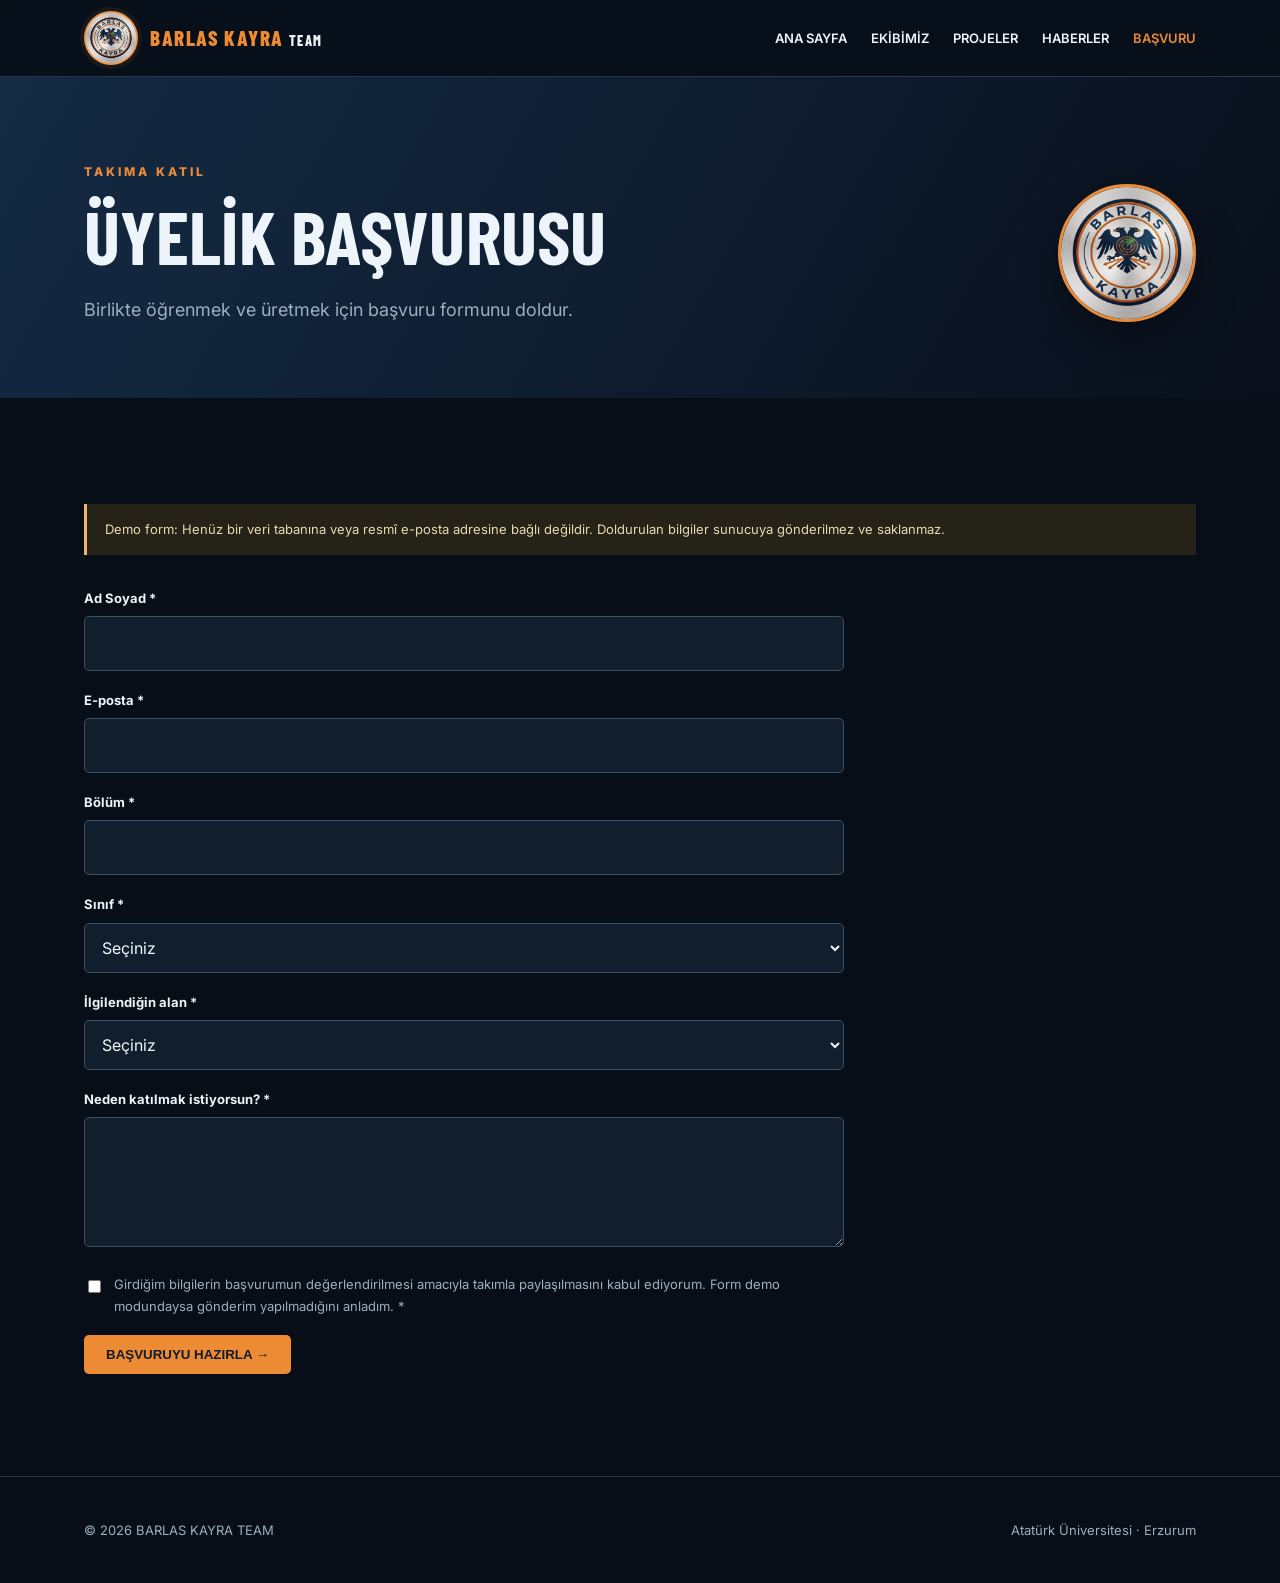
<file: basvuru.html>
<!DOCTYPE html>
<!-- Barlas Kayra Team | Üyelik Başvurusu -->
<html lang="tr">
  <head>
    <meta charset="utf-8"/>
    <meta content="width=device-width,initial-scale=1" name="viewport"/>
    <title>
      Takıma Başvur | Barlas Kayra Team
    </title>
    <link href="assets/favicon.png" rel="icon" type="image/png"/>
    <meta content="#080e18" name="theme-color"/>
    <meta content="Barlas Kayra Team üyelik başvuru formu." name="description"/>
    <link href="assets/favicon.png" rel="apple-touch-icon"/>
    <link href="https://fonts.googleapis.com" rel="preconnect"/>
    <link crossorigin="" href="https://fonts.gstatic.com" rel="preconnect"/>
    <link href="https://fonts.googleapis.com/css2?family=Barlow+Condensed:wght@500;600;700;800&amp;family=Inter:wght@400;500;600;700&amp;display=swap" rel="stylesheet"/>
    <link href="style.css" rel="stylesheet"/>
  </head>
  <body>
    <a class="skip-link" href="#main">İçeriğe geç</a>
    <header>
      <nav class="wrap">
        <a class="brand" href="index.html">
          <img alt="Barlas Kayra Team logosu" class="brand-logo" height="52" src="assets/barlas-kayra-logo.webp" width="52"/>
          <span class="brand-text">
            BARLAS
            <span>
              KAYRA
            </span>
            <small>
              TEAM
            </small>
          </span>
        </a>
        <button aria-controls="nav-links" aria-expanded="false" aria-label="Menüyü aç" class="menu" type="button">
          ☰
        </button>
        <div class="navlinks" id="nav-links">
          <a href="index.html">
            ANA SAYFA
          </a>
          <a href="ekip.html">
            EKİBİMİZ
          </a>
          <a href="projeler.html">
            PROJELER
          </a>
          <a href="haberler.html">
            HABERLER
          </a>
          <a aria-current="page" class="active" href="basvuru.html">
            BAŞVURU
          </a>
        </div>
      </nav>
    </header>
    <main id="main">
      <section class="page-hero">
        <div class="wrap page-hero-inner">
          <div class="page-copy">
            <div class="eyebrow">
              TAKIMA KATIL
            </div>
            <h1>
              ÜYELİK BAŞVURUSU
            </h1>
            <p class="lead">
              Birlikte öğrenmek ve üretmek için başvuru formunu doldur.
            </p>
          </div>
          <img alt="Barlas Kayra Team amblemi" class="page-logo" height="160" src="assets/barlas-kayra-logo.webp" width="160"/>
        </div>
      </section>
      <section class="section">
        <div class="wrap">
          <div class="notice">
            Demo form: Henüz bir veri tabanına veya resmî e-posta adresine bağlı değildir. Doldurulan bilgiler sunucuya gönderilmez ve saklanmaz.
          </div>
          <form class="form" id="apply-form" style="margin-top:32px">
            <div class="field">
              <label for="name">
                Ad Soyad *
              </label>
              <input autocomplete="name" id="name" maxlength="100" name="name" required=""/>
            </div>
            <div class="field">
              <label for="email">
                E-posta *
              </label>
              <input autocomplete="email" id="email" name="email" required="" type="email"/>
            </div>
            <div class="field">
              <label for="department">
                Bölüm *
              </label>
              <input id="department" maxlength="100" name="department" required=""/>
            </div>
            <div class="field">
              <label for="grade">
                Sınıf *
              </label>
              <select id="grade" name="grade" required="">
                <option value="">
                  Seçiniz
                </option>
                <option>
                  Hazırlık
                </option>
                <option>
                  1. sınıf
                </option>
                <option>
                  2. sınıf
                </option>
                <option>
                  3. sınıf
                </option>
                <option>
                  4. sınıf
                </option>
                <option>
                  Lisansüstü
                </option>
              </select>
            </div>
            <div class="field">
              <label for="area">
                İlgilendiğin alan *
              </label>
              <select id="area" name="area" required="">
                <option value="">
                  Seçiniz
                </option>
                <option>
                  Yazılım ve yapay zekâ
                </option>
                <option>
                  Görüntü işleme
                </option>
                <option>
                  Elektronik ve gömülü sistemler
                </option>
                <option>
                  Mekanik tasarım
                </option>
                <option>
                  Organizasyon ve iletişim
                </option>
              </select>
            </div>
            <div class="field">
              <label for="why">
                Neden katılmak istiyorsun? *
              </label>
              <textarea id="why" maxlength="2000" name="motivation" required=""></textarea>
            </div>
            <div class="check">
              <input id="privacy" name="onay" required="" type="checkbox"/>
              <label for="privacy">
                Girdiğim bilgilerin başvurumun değerlendirilmesi amacıyla takımla paylaşılmasını kabul ediyorum. Form demo modundaysa gönderim yapılmadığını anladım. *
              </label>
            </div>
            <button class="btn" type="submit">
              BAŞVURUYU HAZIRLA →
            </button>
            <p aria-live="polite" id="form-result" role="status">
            </p>
          </form>
        </div>
      </section>
    </main>
   <footer>

    <div class="wrap">

      <p>
        © <span id="year"></span>
        BARLAS KAYRA TEAM
      </p>

      <p>
        Atatürk Üniversitesi · Erzurum
      </p>

    </div>

  </footer>
     <script src="common.js?v=menu-fix-2" defer></script>
     <script type="module" src="basvuru.js"></script>
  </body>
</html>
</file>
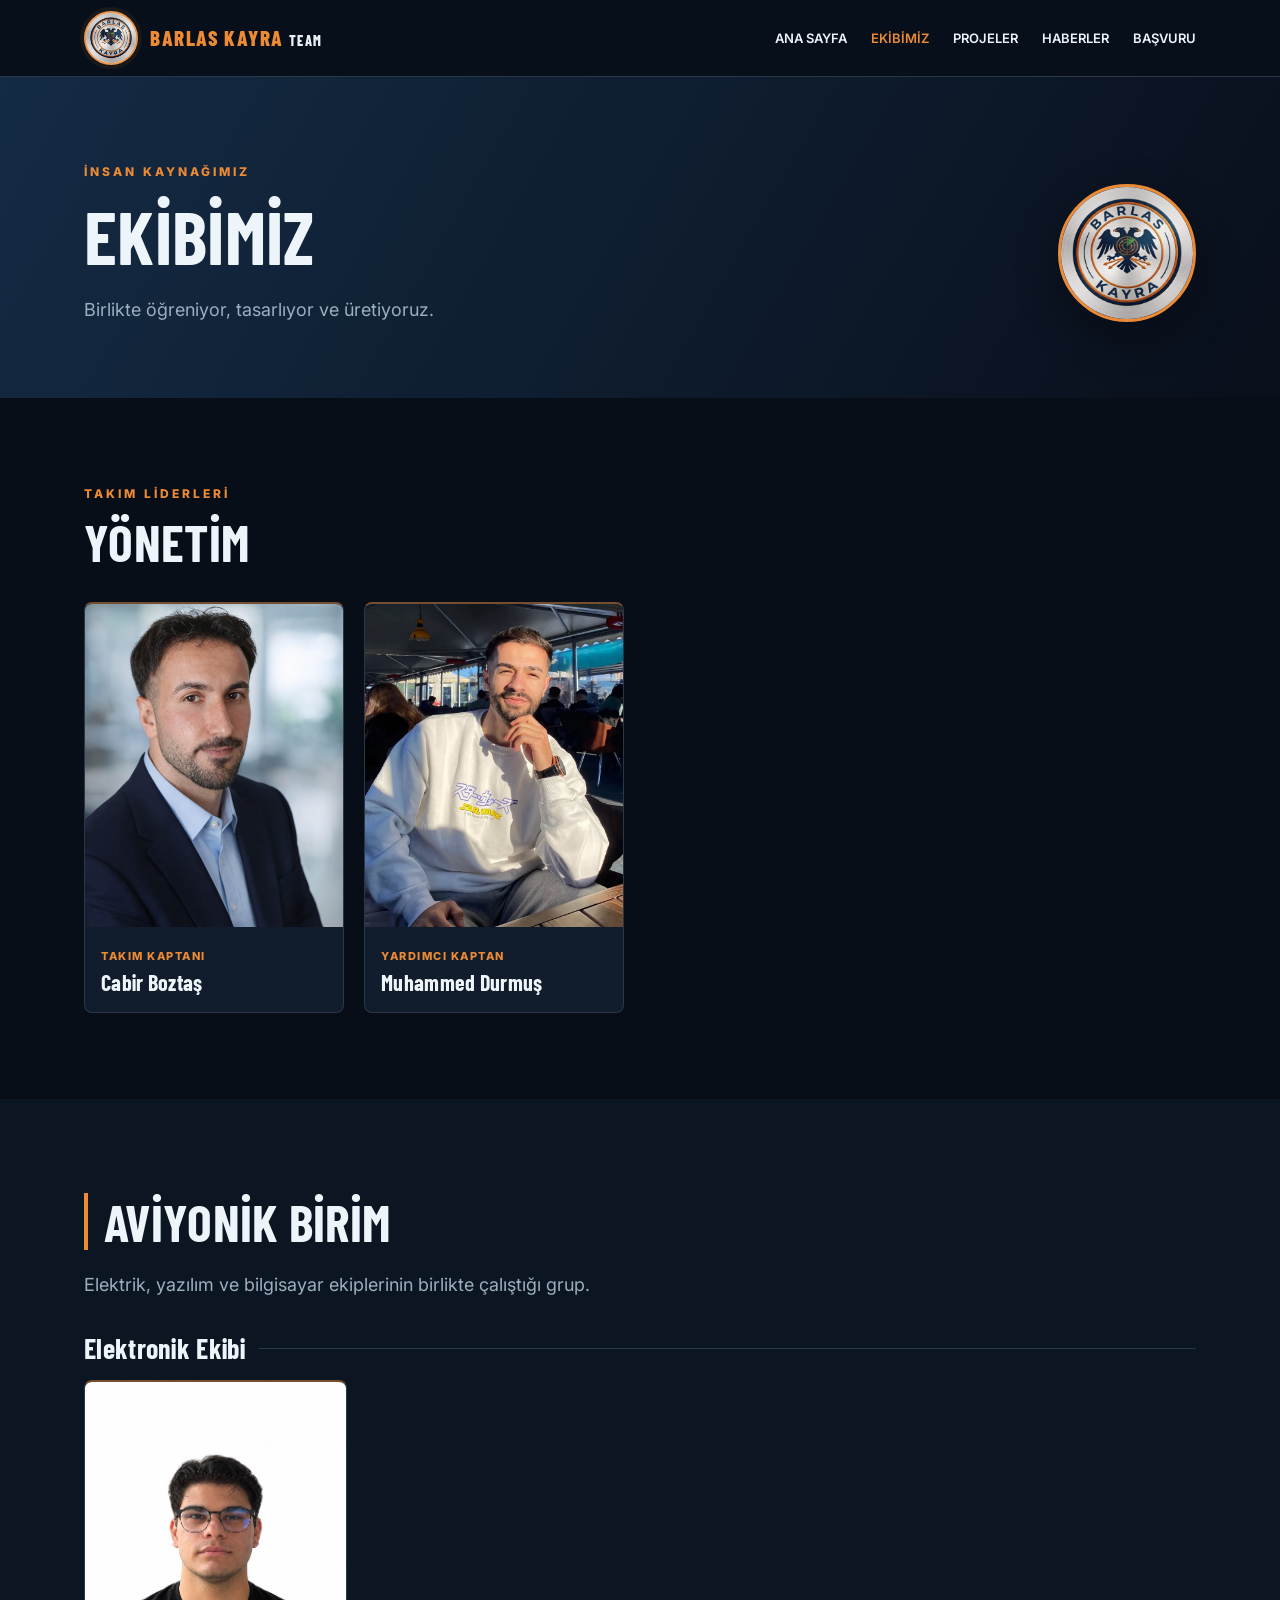
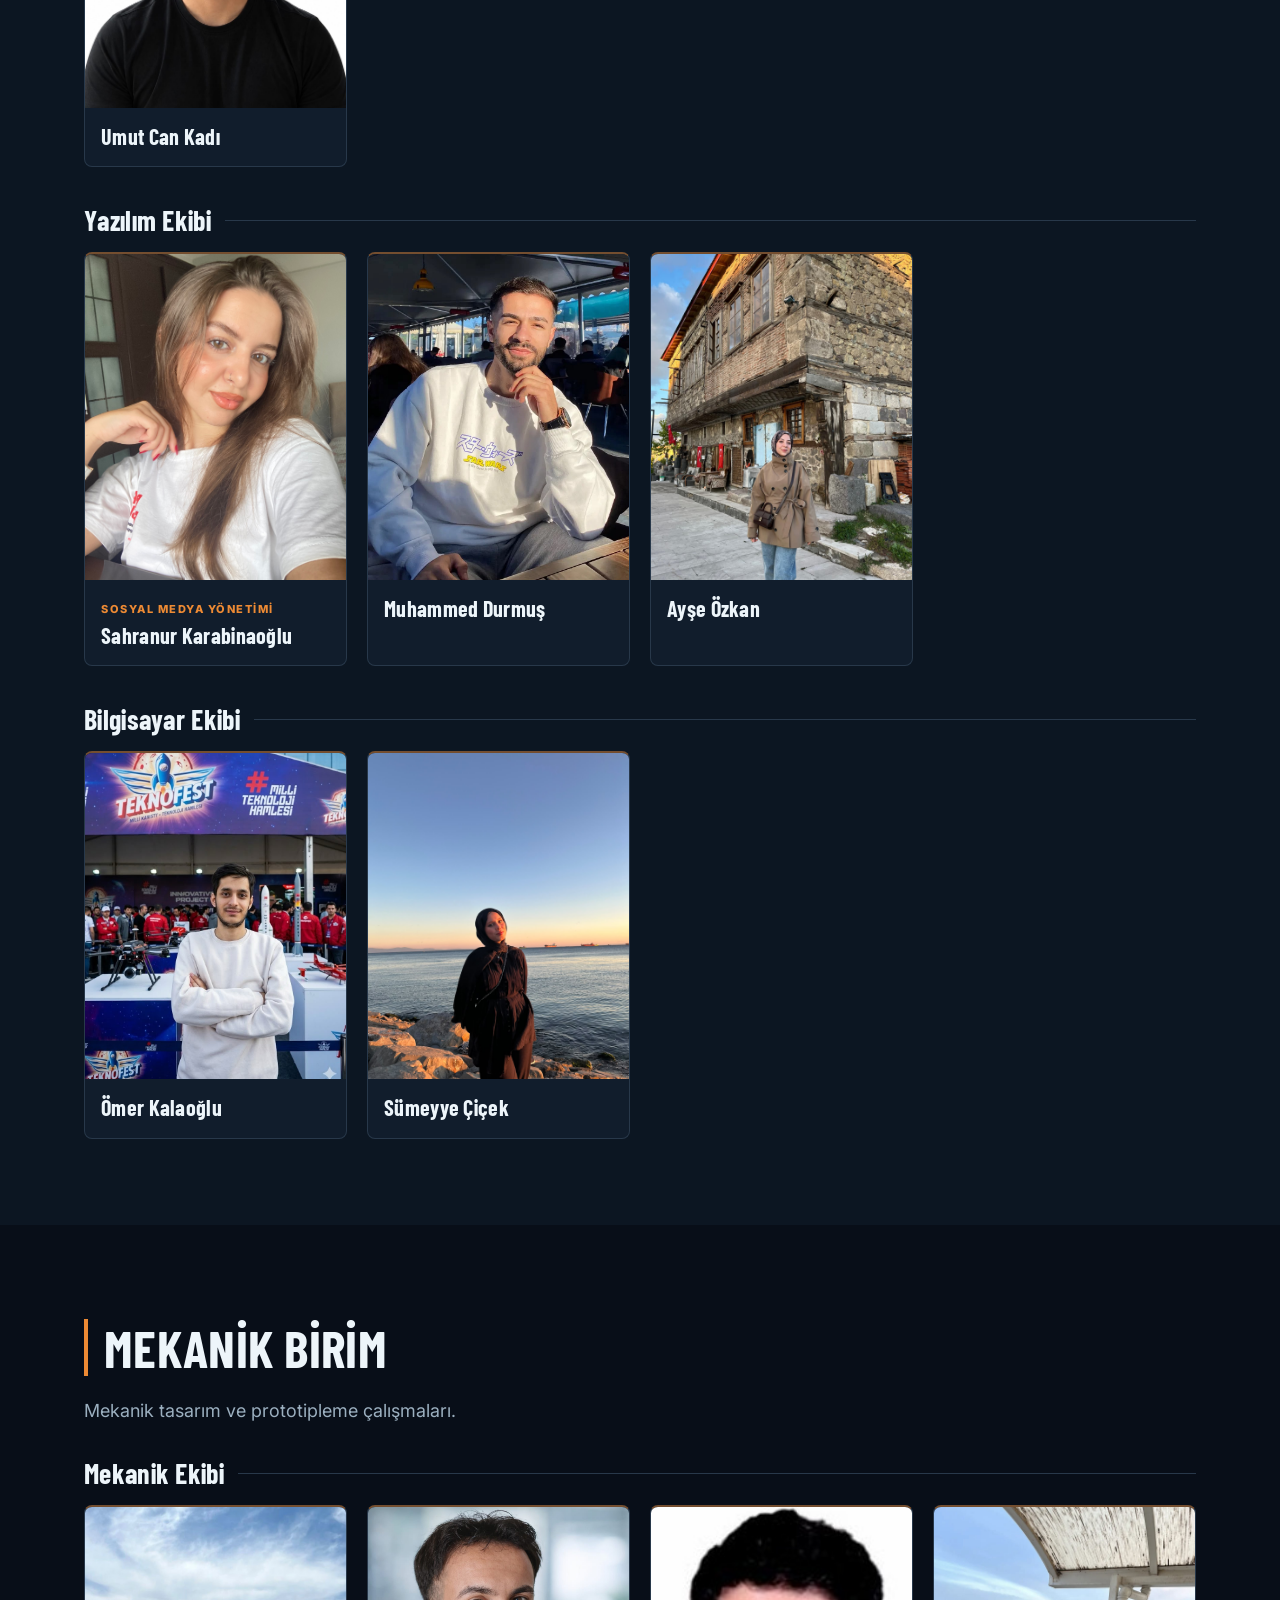
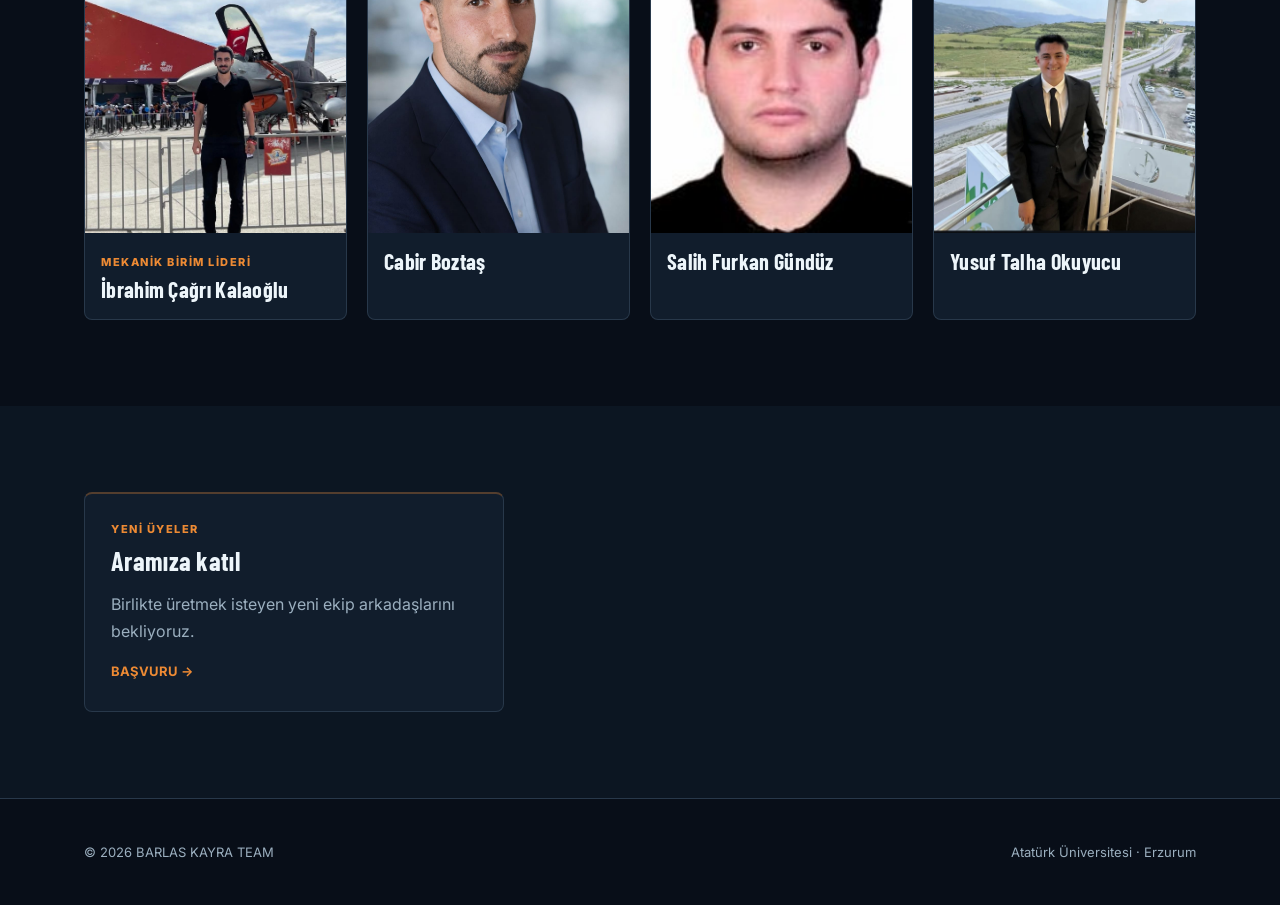
<file: ekip.html>
<!DOCTYPE html>
<html lang="tr">

<head>
  <meta charset="utf-8" />

  <meta
    name="viewport"
    content="width=device-width, initial-scale=1"
  />

  <meta
    name="theme-color"
    content="#080e18"
  />

  <meta
    name="description"
    content="Barlas Kayra Team ekibi: aviyonik ve mekanik gruplar."
  />

  <title>Ekibimiz | Barlas Kayra Team</title>

  <link
    rel="icon"
    href="assets/favicon.png"
    type="image/png"
  />

  <link
    rel="apple-touch-icon"
    href="assets/favicon.png"
  />

  <link
    rel="preconnect"
    href="https://fonts.googleapis.com"
  />

  <link
    rel="preconnect"
    href="https://fonts.gstatic.com"
    crossorigin
  />

  <link
    href="https://fonts.googleapis.com/css2?family=Barlow+Condensed:wght@500;600;700;800&amp;family=Inter:wght@400;500;600;700&amp;display=swap"
    rel="stylesheet"
  />

  <link rel="stylesheet" href="style.css" />

</head>

<body>

  <a class="skip-link" href="#main">
    İçeriğe geç
  </a>

  <!-- ======================== -->
  <!-- ÜST MENÜ -->
  <!-- ======================== -->

  <header>
    <nav class="wrap">

      <!-- TAKIM LOGOSU -->

      <a class="brand" href="index.html">

        <img
          class="brand-logo"
          src="assets/barlas-kayra-logo.webp"
          alt="Barlas Kayra Team logosu"
          width="52"
          height="52"
        />

        <span class="brand-text">
          BARLAS
          <span>KAYRA</span>
          <small>TEAM</small>
        </span>

      </a>

      <!-- MOBİL MENÜ -->

      <button
        class="menu"
        type="button"
        aria-controls="nav-links"
        aria-expanded="false"
        aria-label="Menüyü aç"
      >
        ☰
      </button>

      <!-- MENÜ BAĞLANTILARI -->

      <div class="navlinks" id="nav-links">

        <a href="index.html">
          ANA SAYFA
        </a>

        <a
          href="ekip.html"
          class="active"
          aria-current="page"
        >
          EKİBİMİZ
        </a>

        <a href="projeler.html">
          PROJELER
        </a>

        <a href="haberler.html">
          HABERLER
        </a>

        <a href="basvuru.html">
          BAŞVURU
        </a>
 

      </div>

    </nav>
  </header>


  <!-- ======================== -->
  <!-- ANA İÇERİK -->
  <!-- ======================== -->

  <main id="main">

    <!-- SAYFA BAŞLIĞI -->

    <section class="page-hero">

      <div class="wrap page-hero-inner">

        <div class="page-copy">

          <div class="eyebrow">
            İNSAN KAYNAĞIMIZ
          </div>

          <h1>EKİBİMİZ</h1>

          <p class="lead">
            Birlikte öğreniyor, tasarlıyor ve üretiyoruz.
          </p>

        </div>

        <img
          class="page-logo"
          src="assets/barlas-kayra-logo.webp"
          alt="Barlas Kayra Team amblemi"
          width="160"
          height="160"
        />

      </div>

    </section>


    <!-- ======================== -->
    <!-- TAKIM YÖNETİMİ -->
    <!-- ======================== -->

    <section class="section">

      <div class="wrap">

        <div class="section-head">

          <div class="eyebrow">
            TAKIM LİDERLERİ
          </div>

          <h2>YÖNETİM</h2>

        </div>

        <ul class="members members-lead">

          <!-- CABİR BOZTAŞ -->

          <li class="member">

            <figure class="member-photo">

              <img
                src="assets/cabir.jpg"
                alt="Cabir Boztaş"
                width="480"
                height="600"
                loading="lazy"
              />

            </figure>

            <div class="member-info">

              <span class="member-role">
                Takım Kaptanı
              </span>

              <h3>Cabir Boztaş</h3>

            </div>

          </li>


          <!-- MUHAMMED DURMUŞ -->

          <li class="member">

            <figure class="member-photo">

              <img
                src="assets/muhammed.jpg"
                alt="Muhammed Durmuş"
                width="480"
                height="600"
                loading="lazy"
              />

            </figure>

            <div class="member-info">

              <span class="member-role">
                Yardımcı Kaptan
              </span>

              <h3>Muhammed Durmuş</h3>

            </div>

          </li>

        </ul>

      </div>

    </section>


    <!-- ======================== -->
    <!-- AVİYONİK BİRİM -->
    <!-- ======================== -->

    <section class="section alt" id="aviyonik">

      <div class="wrap">

        <div class="section-head group-head">

          <h2>AVİYONİK BİRİM</h2>

          <p class="lead">
            Elektrik, yazılım ve bilgisayar
            ekiplerinin birlikte çalıştığı grup.
          </p>

        </div>

        <div class="subteams">


          <!-- ======================== -->
          <!-- ELEKTRİK EKİBİ -->
          <!-- ======================== -->

          <div class="subteam">

            <h3 class="subteam-title">
              Elektronik Ekibi
            </h3>

            <ul class="members">

              <!-- UMUT CAN KADI -->

              <li class="member">

                <figure class="member-photo">

                  <img
                    src="assets/umut.jpg"
                    alt="Umut Can  Kadı"
                    width="480"
                    height="600"
                    loading="lazy"
                  />

                </figure>

                <div class="member-info">

                  <h3>Umut Can Kadı</h3>

                </div>

              </li>

            </ul>

          </div>


          <!-- ======================== -->
          <!-- YAZILIM EKİBİ -->
          <!-- ======================== -->

          <div class="subteam">

            <h3 class="subteam-title">
              Yazılım Ekibi
            </h3>

            <ul class="members">

              <!-- SAHRANUR KARABİNAOĞLU -->

              <li class="member">

                <figure class="member-photo">

                  <img
                    src="assets/sahra.jpg"
                    alt="Sahranur Karabinaoğlu"
                    width="480"
                    height="600"
                    loading="lazy"
                  />

                </figure>

                <div class="member-info">
 <span class="member-role">
                  SOSYAL MEDYA YÖNETİMİ
                 </span>
                  <h3>Sahranur Karabinaoğlu</h3>

                </div>

              </li>


              <!-- MUHAMMED DURMUŞ -->

              <li class="member">

                <figure class="member-photo">

                  <img
                    src="assets/muhammed.jpg"
                    alt="Muhammed Durmuş"
                    width="480"
                    height="600"
                    loading="lazy"
                  />

                </figure>

                <div class="member-info">

                  <h3>Muhammed Durmuş</h3>

                </div>

              </li>


              <!-- AYŞE ÖZKAN -->

              <li class="member">

                <figure class="member-photo">

                 
                  <img
                 src="assets/ayse.jpg"
                 alt="Ayşe Özkan"
                 width="480"
                 height="600"
                 loading="lazy"
                />

                </figure>

                <div class="member-info">

                  <h3>Ayşe Özkan</h3>

                </div>

              </li>

            </ul>

          </div>


          <!-- ======================== -->
          <!-- BİLGİSAYAR EKİBİ -->
          <!-- ======================== -->

          <div class="subteam">

            <h3 class="subteam-title">
              Bilgisayar Ekibi
            </h3>

            <ul class="members">

              <!-- ÖMER KALAOĞLU -->

              <li class="member">

                <figure class="member-photo">

                             
<img
  src="assets/omer.jpg"
  alt="Ömer KALAOĞLU"
  width="480"
  height="600"
  loading="lazy"
/>

                </figure>

                <div class="member-info">

                  <h3>Ömer Kalaoğlu</h3>

                </div>

              </li>


              <!-- SÜMEYYE ÇİÇEK -->

              <li class="member">

                <figure class="member-photo">

                  
<img
  src="assets/sumeyye.jpg"
  alt="Sümeyye Çiçek"
  width="480"
  height="600"
  loading="lazy"
/>


                </figure>

                <div class="member-info">

                  <h3>Sümeyye Çiçek</h3>

                </div>

              </li>

            </ul>

          </div>

        </div>

      </div>

    </section>


    <!-- ======================== -->
    <!-- MEKANİK BİRİM -->
    <!-- ======================== -->

    <section class="section" id="mekanik">

      <div class="wrap">

        <div class="section-head group-head">

          <h2>MEKANİK BİRİM</h2>

          <p class="lead">
            Mekanik tasarım ve prototipleme çalışmaları.
          </p>

        </div>

        <div class="subteams">

          <!-- MEKANİK EKİBİ -->

          <div class="subteam">

            <h3 class="subteam-title">
              Mekanik Ekibi
            </h3>

            <ul class="members">
 <!-- İBRAHİM ÇAĞRI KALOĞLU -->

              <li class="member">

                <figure class="member-photo">

                  <img
                    src="assets/ibrahim.jpg"
                    alt="İbrahim Çağrı Kaloğlu"
                    width="480"
                    height="600"
                    loading="lazy"
                  />

                </figure>

                <div class="member-info">
                     <span class="member-role">
                  MEKANİK BİRİM LİDERİ
                 </span>

                  <h3>İbrahim Çağrı Kalaoğlu</h3>

                </div>

              </li>


              <!-- CABİR BOZTAŞ -->

              <li class="member">

                <figure class="member-photo">

                  <img
                    src="assets/cabir.jpg"
                    alt="Cabir Boztaş"
                    width="480"
                    height="600"
                    loading="lazy"
                  />

                </figure>

                <div class="member-info">

                  <h3>Cabir Boztaş</h3>

                </div>

              </li>


              <!--SALİH FURKAN GÜNDÜZ -->

              <li class="member">

                <figure class="member-photo">

                  <img
                    src="assets/furkan.jpg"
                    alt="Salih Furkan Gündüz"
                    width="480"
                    height="600"
                    loading="lazy"
                  />

                </figure>

                <div class="member-info">

                  <h3>Salih Furkan Gündüz</h3>

                </div>

              </li>


              <!-- YUSUF TALHA OKUYUCU -->

              <li class="member">

                <figure class="member-photo">

                  <img
                    src="assets/yusuf.jpg"
                    alt="Yusuf Talha Okuyucu"
                    width="480"
                    height="600"
                    loading="lazy"
                  />

                </figure>

                <div class="member-info">

                  <h3>Yusuf Talha Okuyucu</h3>

                </div>

              </li>

            </ul>

          </div>

        </div>

      </div>

    </section>


    <!-- ======================== -->
    <!-- YENİ ÜYE BAŞVURUSU -->
    <!-- ======================== -->

    <section class="section alt">

      <div class="wrap">

        <div class="card join">

          <div class="tag">
            YENİ ÜYELER
          </div>

          <h3>Aramıza katıl</h3>

          <p>
            Birlikte üretmek isteyen yeni ekip
            arkadaşlarını bekliyoruz.
          </p>

          <a
            class="more"
            href="basvuru.html"
          >
            BAŞVURU →
          </a>

        </div>

      </div>

    </section>

  </main>


  <!-- ======================== -->
  <!-- ALT BİLGİ -->
  <!-- ======================== -->

  <footer>

    <div class="wrap">

      <p>
        © <span id="year"></span>
        BARLAS KAYRA TEAM
      </p>

      <p>
        Atatürk Üniversitesi · Erzurum
      </p>

    </div>

  </footer>


  <!-- JAVASCRIPT BAĞLANTISI -->

  <script src="common.js?v=menu-fix-2" defer></script>

</body>

</html>
</file>
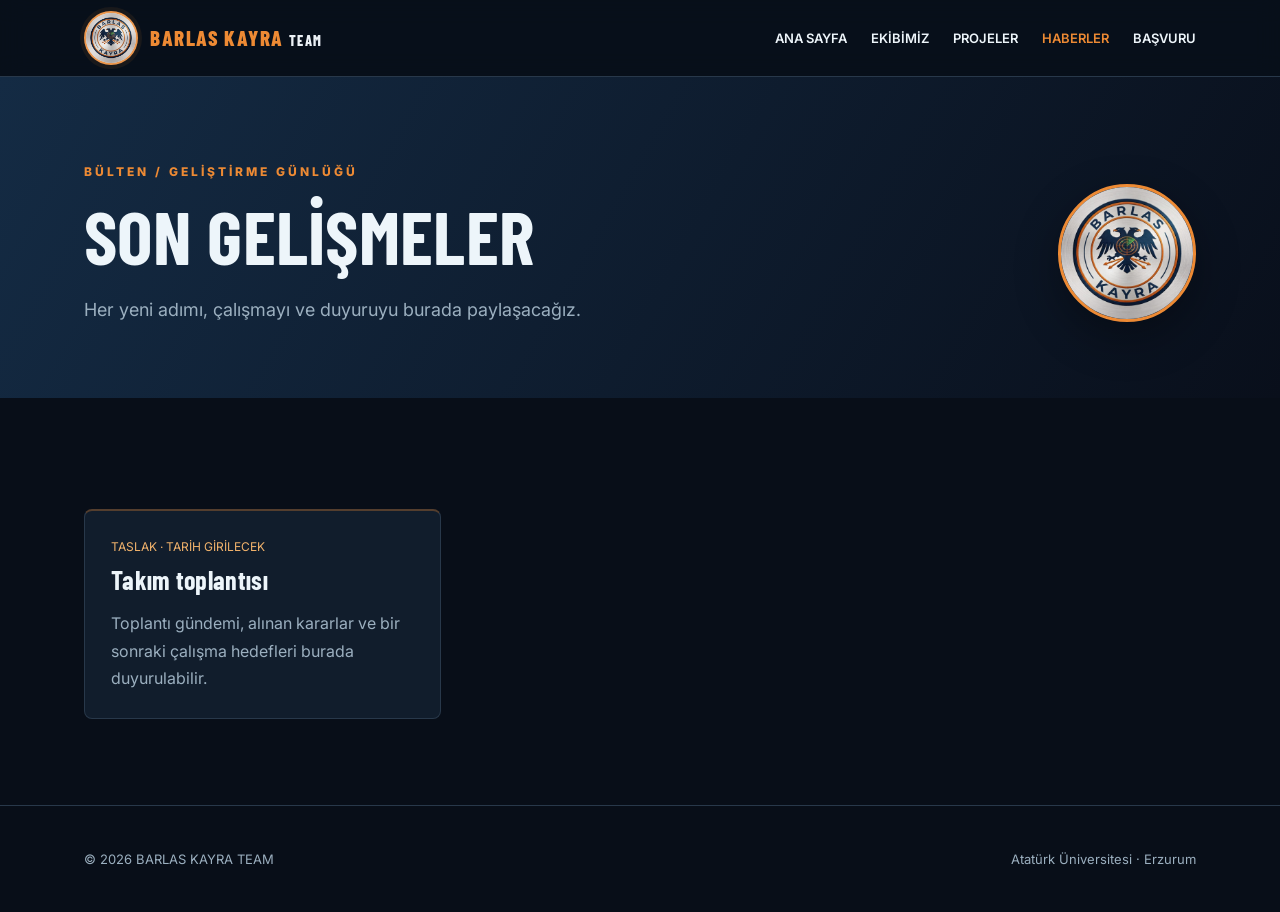
<file: haberler.html>
<!DOCTYPE html>
<!-- Barlas Kayra Team | Haber Bülteni -->
<html lang="tr">
  <head>
    <meta charset="utf-8"/>
    <meta content="width=device-width,initial-scale=1" name="viewport"/>
    <title>
      Haber Bülteni | Barlas Kayra Team
    </title>
    <link href="assets/favicon.png" rel="icon" type="image/png"/>
    <meta content="#080e18" name="theme-color"/>
    <meta content="Barlas Kayra Team haber bülteni ve geliştirme günlüğü." name="description"/>
    <link href="assets/favicon.png" rel="apple-touch-icon"/>
    <link href="https://fonts.googleapis.com" rel="preconnect"/>
    <link crossorigin="" href="https://fonts.gstatic.com" rel="preconnect"/>
    <link href="https://fonts.googleapis.com/css2?family=Barlow+Condensed:wght@500;600;700;800&amp;family=Inter:wght@400;500;600;700&amp;display=swap" rel="stylesheet"/>
    <link href="style.css" rel="stylesheet"/>
  </head>
  <body>
    <a class="skip-link" href="#main">İçeriğe geç</a>
    <header>
      <nav class="wrap">
        <a class="brand" href="index.html">
          <img alt="Barlas Kayra Team logosu" class="brand-logo" height="52" src="assets/barlas-kayra-logo.webp" width="52"/>
          <span class="brand-text">
            BARLAS
            <span>
              KAYRA
            </span>
            <small>
              TEAM
            </small>
          </span>
        </a>
        <button aria-controls="nav-links" aria-expanded="false" aria-label="Menüyü aç" class="menu" type="button">
          ☰
        </button>
        <div class="navlinks" id="nav-links">
          <a href="index.html">
            ANA SAYFA
          </a>
          <a href="ekip.html">
            EKİBİMİZ
          </a>
          <a href="projeler.html">
            PROJELER
          </a>
          <a aria-current="page" class="active" href="haberler.html">
            HABERLER
          </a>
          <a href="basvuru.html">
            BAŞVURU
          </a>
        </div>
      </nav>
    </header>
    <main id="main">
      <section class="page-hero">
        <div class="wrap page-hero-inner">
          <div class="page-copy">
            <div class="eyebrow">
              BÜLTEN / GELİŞTİRME GÜNLÜĞÜ
            </div>
            <h1>
              SON GELİŞMELER
            </h1>
            <p class="lead">
              Her yeni adımı, çalışmayı ve duyuruyu burada paylaşacağız.
            </p>
          </div>
          <img alt="Barlas Kayra Team amblemi" class="page-logo" height="160" src="assets/barlas-kayra-logo.webp" width="160"/>
        </div>
      </section>
      <section class="section">
        <div class="wrap">
  
          <div class="grid" style="margin-top:25px">
            <article class="card">
              <div class="meta">
                TASLAK · TARİH GİRİLECEK
              </div>
              <h3>
                Takım toplantısı
              </h3>
              <p>
                Toplantı gündemi, alınan kararlar ve bir sonraki çalışma hedefleri burada duyurulabilir.
              </p>
            </article>
          </div>
        </div>
      </section>
    </main>
    <footer>

    <div class="wrap">

      <p>
        © <span id="year"></span>
        BARLAS KAYRA TEAM
      </p>

      <p>
        Atatürk Üniversitesi · Erzurum
      </p>

    </div>

  </footer>
    <script src="common.js?v=menu-fix-2" defer></script>
  </body>
</html>
</file>
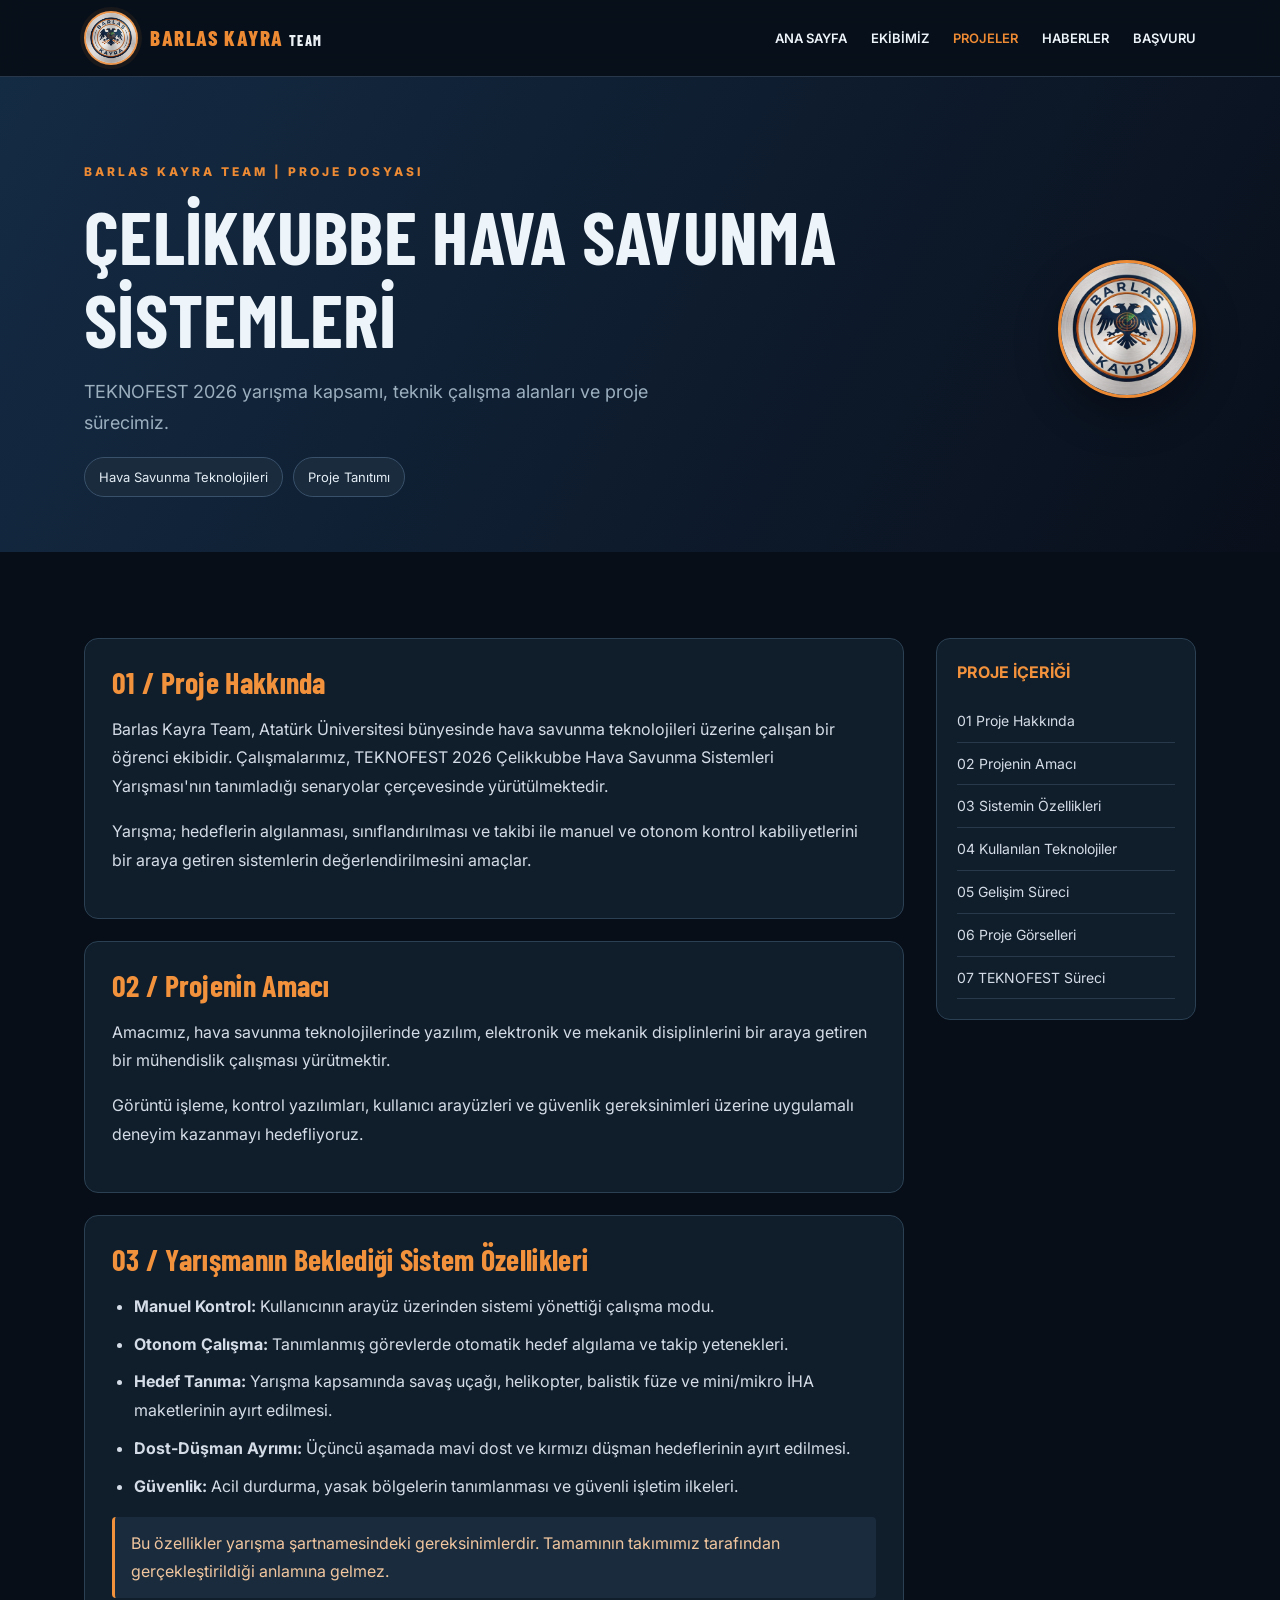
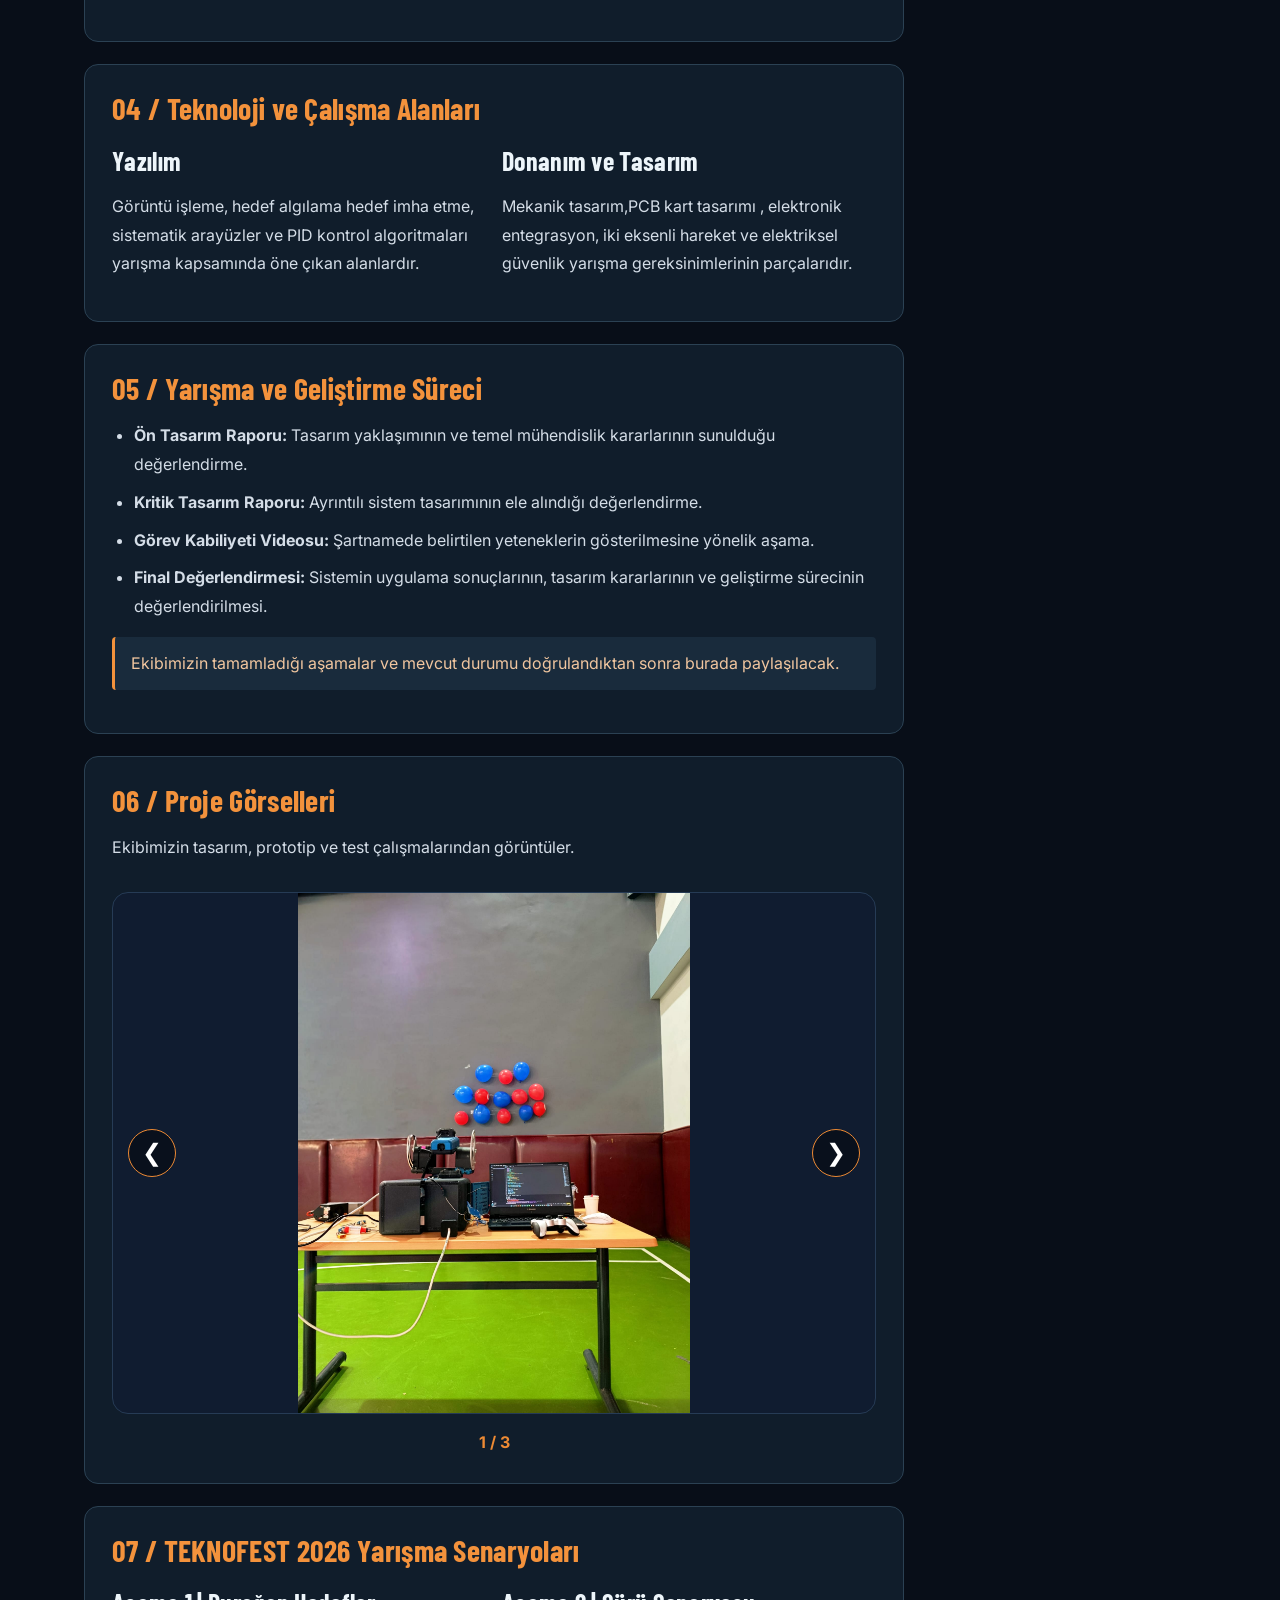
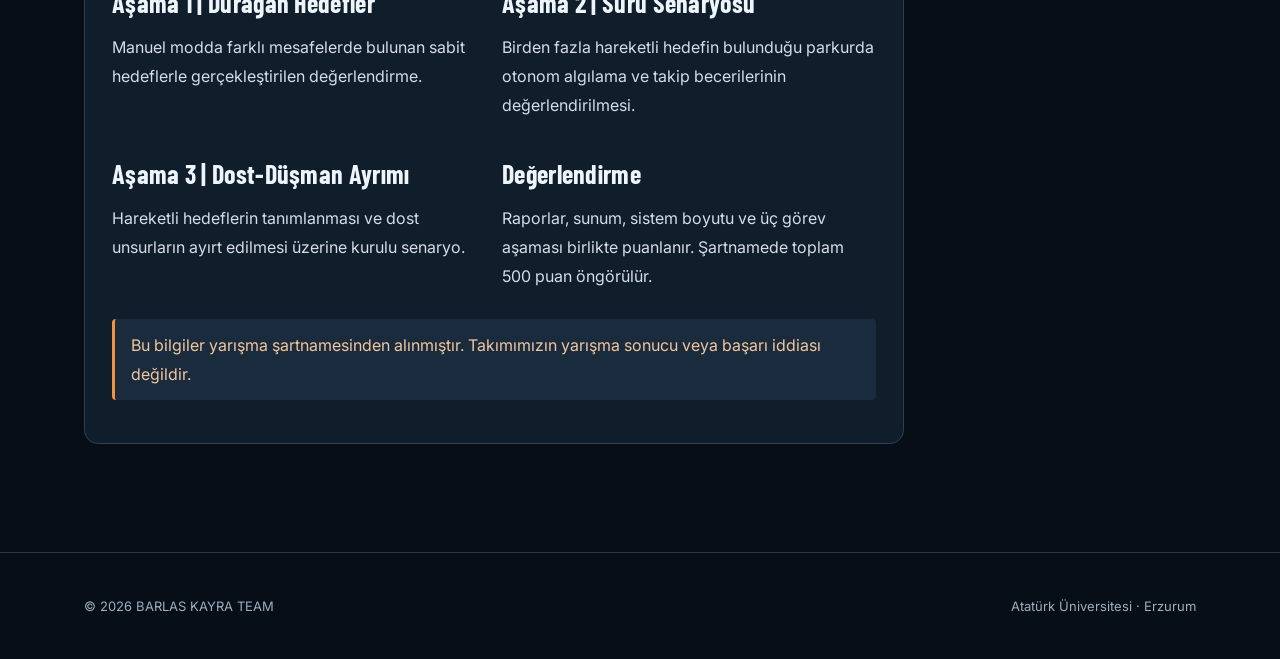
<file: projeler.html>
<!DOCTYPE html>
<html lang="tr">

<head>
    <meta charset="UTF-8">
    <meta name="viewport"
          content="width=device-width, initial-scale=1.0">

    <title>Çelikkubbe | Barlas Kayra Team</title>

    <link rel="icon"
          href="assets/favicon.png"
          type="image/png">

    <link rel="stylesheet" href="style.css">

    <link href="https://fonts.googleapis.com/css2?family=Barlow+Condensed:wght@500;600;700;800&family=Inter:wght@400;500;600;700&display=swap"
          rel="stylesheet">

    <style>

        /* PROJE SAYFASI YERLEŞİMİ */

        .project-layout {
            display: grid;
            grid-template-columns: minmax(0, 1fr) 260px;
            gap: 32px;
            align-items: start;
        }

        /* PROJE BİLGİ KARTLARI */

        .project-panel {
            background: #101d2b;
            border: 1px solid #2b4153;
            border-radius: 14px;
            padding: 27px;
            margin-bottom: 22px;
            scroll-margin-top: 110px;
        }

        .project-panel h2 {
            font-family: 'Barlow Condensed', sans-serif;
            font-size: 30px;
            color: #f3923c;
            margin: 0 0 14px;
        }

        .project-panel p,
        .project-panel li {
            color: #d4dde7;
            line-height: 1.8;
        }

        .project-panel ul {
            padding-left: 22px;
        }

        .project-panel li {
            margin-bottom: 9px;
        }

        /* SAĞ KISAYOL MENÜSÜ */

        .project-nav {
            position: sticky;
            top: 100px;
            background: #101d2b;
            border: 1px solid #2b4153;
            border-radius: 14px;
            padding: 20px;
        }

        .project-nav strong {
            display: block;
            color: #f3923c;
            margin-bottom: 14px;
        }

        .project-nav a {
            display: block;
            padding: 9px 0;
            color: #d4dde7;
            text-decoration: none;
            border-bottom: 1px solid #27394b;
            font-size: 14px;
        }

        .project-nav a:hover {
            color: #f3923c;
        }

        /* TEKNOLOJİ VE AŞAMA KARTLARI */

        .project-grid {
            display: grid;
            grid-template-columns: repeat(2, minmax(0, 1fr));
            gap: 16px;
        }

        /* BİLGİ NOTLARI */

        .fill-note {
            border-left: 3px solid #f3923c;
            background: #192b3c;
            padding: 12px 16px;
            border-radius: 4px;
            margin-top: 12px;
            color: #f1c69f !important;
        }

        /* PROJE ETİKETLERİ */

        .project-tags {
            display: flex;
            gap: 10px;
            flex-wrap: wrap;
            margin-top: 18px;
        }

        .project-tag {
            background: #192b3c;
            border: 1px solid #39516a;
            border-radius: 50px;
            padding: 8px 14px;
            font-size: 13px;
            color: #e4edf5;
        }

        /* FOTOĞRAF GALERİSİ */

        .proje-galeri {
            display: grid;
            grid-template-columns: repeat(4, minmax(0, 1fr));
            gap: 12px;
            margin-top: 20px;
        }

        .proje-galeri img {
            display: block;
            width: 100%;
            height: 190px;
            object-fit: cover;
            border-radius: 10px;
            border: 1px solid #2b4153;
            transition: transform 0.3s ease;
        }

        .proje-galeri img:hover {
            transform: scale(1.03);
        }

        /* SAYFA GEÇİŞLERİ */

        html {
            scroll-behavior: smooth;
            scroll-padding-top: 95px;
        }

        /* TABLET GÖRÜNÜMÜ */

        @media (max-width: 1000px) {
            .proje-galeri {
                grid-template-columns: repeat(2, minmax(0, 1fr));
            }
        }

        /* MOBİL GÖRÜNÜM */

        @media (max-width: 850px) {
            .project-layout {
                grid-template-columns: 1fr;
            }

            .project-nav {
                position: static;
                order: -1;
            }

            .project-grid {
                grid-template-columns: 1fr;
            }
        }

        @media (max-width: 520px) {
            .proje-galeri {
                grid-template-columns: 1fr;
            }
        }

    </style>

</head>

<body>

    <!-- ÜST MENÜ -->

    <a class="skip-link" href="#main">
        İçeriğe geç
    </a>

    <header>
        <nav class="wrap">

            <a class="brand" href="index.html">

                <img
                    src="assets/barlas-kayra-logo.webp"
                    alt="Barlas Kayra Team logosu"
                    class="brand-logo"
                    width="52"
                    height="52">

                <span class="brand-text">
                    BARLAS
                    <span>KAYRA</span>
                    <small>TEAM</small>
                </span>

            </a>

            <button
                class="menu"
                type="button"
                aria-controls="nav-links"
                aria-expanded="false"
                aria-label="Menüyü aç">
                ☰
            </button>

            <div class="navlinks" id="nav-links">

                <a href="index.html">
                    ANA SAYFA
                </a>

                <a href="ekip.html">
                    EKİBİMİZ
                </a>

                <a href="projeler.html"
                   class="active"
                   aria-current="page">
                    PROJELER
                </a>

                <a href="haberler.html">
                    HABERLER
                </a>

                <a href="basvuru.html">
                    BAŞVURU
                </a>

            </div>

        </nav>
    </header>

    <main id="main">

        <!-- PROJE BAŞLIĞI -->

        <section class="page-hero">

            <div class="wrap page-hero-inner">

                <div class="page-copy">

                    <div class="eyebrow">
                        BARLAS KAYRA TEAM | PROJE DOSYASI
                    </div>

                    <h1>
                        ÇELİKKUBBE HAVA SAVUNMA SİSTEMLERİ
                    </h1>

                    <p class="lead">
                        TEKNOFEST 2026 yarışma kapsamı,
                        teknik çalışma alanları ve
                        proje sürecimiz.
                    </p>

                    <div class="project-tags">

                        <span class="project-tag">
                            Hava Savunma Teknolojileri
                        </span>

                        <span class="project-tag">
                            Proje Tanıtımı
                        </span>

                    </div>

                </div>

                <img
                    src="assets/barlas-kayra-logo.webp"
                    alt="Barlas Kayra Team amblemi"
                    class="page-logo"
                    width="160"
                    height="160">

            </div>

        </section>

        <!-- ANA İÇERİK VE SAĞ MENÜ -->

        <section class="section">

            <div class="wrap project-layout">

                <div>

                    <!-- 01 PROJE HAKKINDA -->

                    <article class="project-panel"
                             id="hakkinda">

                        <h2>01 / Proje Hakkında</h2>

                        <p>
                            Barlas Kayra Team, Atatürk
                            Üniversitesi bünyesinde hava
                            savunma teknolojileri üzerine
                            çalışan bir öğrenci ekibidir.
                            Çalışmalarımız, TEKNOFEST 2026
                            Çelikkubbe Hava Savunma Sistemleri
                            Yarışması'nın tanımladığı
                            senaryolar çerçevesinde
                            yürütülmektedir.
                        </p>

                        <p>
                            Yarışma; hedeflerin algılanması,
                            sınıflandırılması ve takibi ile
                            manuel ve otonom kontrol
                            kabiliyetlerini bir araya getiren
                            sistemlerin değerlendirilmesini
                            amaçlar.
                        </p>

                    </article>

                    <!-- 02 PROJENİN AMACI -->

                    <article class="project-panel"
                             id="amac">

                        <h2>02 / Projenin Amacı</h2>

                        <p>
                            Amacımız, hava savunma
                            teknolojilerinde yazılım,
                            elektronik ve mekanik
                            disiplinlerini bir araya
                            getiren bir mühendislik
                            çalışması yürütmektir.
                        </p>

                        <p>
                            Görüntü işleme, kontrol
                            yazılımları, kullanıcı arayüzleri
                            ve güvenlik gereksinimleri
                            üzerine uygulamalı deneyim
                            kazanmayı hedefliyoruz.
                        </p>

                    </article>

                    <!-- 03 SİSTEM ÖZELLİKLERİ -->

                    <article class="project-panel"
                             id="ozellikler">

                        <h2>
                            03 / Yarışmanın Beklediği
                            Sistem Özellikleri
                        </h2>

                        <ul>

                            <li>
                                <strong>Manuel Kontrol:</strong>
                                Kullanıcının arayüz üzerinden
                                sistemi yönettiği çalışma modu.
                            </li>

                            <li>
                                <strong>Otonom Çalışma:</strong>
                                Tanımlanmış görevlerde otomatik
                                hedef algılama ve takip
                                yetenekleri.
                            </li>

                            <li>
                                <strong>Hedef Tanıma:</strong>
                                Yarışma kapsamında savaş uçağı,
                                helikopter, balistik füze ve
                                mini/mikro İHA maketlerinin
                                ayırt edilmesi.
                            </li>

                            <li>
                                <strong>Dost-Düşman Ayrımı:</strong>
                                Üçüncü aşamada mavi dost ve
                                kırmızı düşman hedeflerinin
                                ayırt edilmesi.
                            </li>

                            <li>
                                <strong>Güvenlik:</strong>
                                Acil durdurma, yasak bölgelerin
                                tanımlanması ve güvenli
                                işletim ilkeleri.
                            </li>

                        </ul>

                        <p class="fill-note">
                            Bu özellikler yarışma
                            şartnamesindeki gereksinimlerdir.
                            Tamamının takımımız tarafından
                            gerçekleştirildiği anlamına gelmez.
                        </p>

                    </article>

                    <!-- 04 TEKNOLOJİLER -->

                    <article class="project-panel"
                             id="teknolojiler">

                        <h2>
                            04 / Teknoloji ve Çalışma Alanları
                        </h2>

                        <div class="project-grid">

                            <div>

                                <h3>Yazılım</h3>

                                <p>
                                    Görüntü işleme, hedef algılama
                                    hedef imha etme, sistematik
                                    arayüzler ve PID kontrol algoritmaları
                                    yarışma kapsamında öne çıkan
                                    alanlardır.
                                </p>

                            </div>

                            <div>

                                <h3>Donanım ve Tasarım</h3>

                                <p>
                                    Mekanik tasarım,PCB kart tasarımı ,
                                     elektronik entegrasyon, iki eksenli
                                    hareket ve elektriksel
                                    güvenlik yarışma
                                    gereksinimlerinin
                                    parçalarıdır.
                                </p>

                            </div>

                        </div>

                    </article>

                    <!-- 05 GELİŞİM SÜRECİ -->

                    <article class="project-panel"
                             id="surec">

                        <h2>
                            05 / Yarışma ve Geliştirme Süreci
                        </h2>

                        <ul>

                            <li>
                                <strong>Ön Tasarım Raporu:</strong>
                                Tasarım yaklaşımının ve temel
                                mühendislik kararlarının
                                sunulduğu değerlendirme.
                            </li>

                            <li>
                                <strong>Kritik Tasarım Raporu:</strong>
                                Ayrıntılı sistem tasarımının
                                ele alındığı değerlendirme.
                            </li>

                            <li>
                                <strong>Görev Kabiliyeti Videosu:</strong>
                                Şartnamede belirtilen
                                yeteneklerin gösterilmesine
                                yönelik aşama.
                            </li>

                            <li>
                                <strong>Final Değerlendirmesi:</strong>
                                Sistemin uygulama sonuçlarının,
                                tasarım kararlarının ve
                                geliştirme sürecinin
                                değerlendirilmesi.
                            </li>

                        </ul>

                        <p class="fill-note">
                            Ekibimizin tamamladığı aşamalar
                            ve mevcut durumu doğrulandıktan
                            sonra burada paylaşılacak.
                        </p>

                    </article>

                   
<!-- 06 PROJE GÖRSELLERİ -->

<article class="project-panel" id="gorseller">

    <h2>06 / Proje Görselleri</h2>

    <p>
        Ekibimizin tasarım, prototip
        ve test çalışmalarından görüntüler.
    </p>

    <div class="proje-slider">

        <button
            class="slider-ok onceki"
            type="button"
            onclick="fotoDegistir(-1)"
            aria-label="Önceki fotoğraf">
            &#10094;
        </button>

        <div class="slider-gorseller">

            <img
                src="assets/foto.jpeg"
                class="slider-foto aktif"
                alt="Proje geliştirme görseli">

            <img
                src="assets/foto1.jpeg"
                class="slider-foto"
                alt="Proje test görseli">

            <img
                src="assets/foto2.jpeg"
                class="slider-foto"
                alt="Proje prototip görseli">

        </div>

        <button
            class="slider-ok sonraki"
            type="button"
            onclick="fotoDegistir(1)"
            aria-label="Sonraki fotoğraf">
            &#10095;
        </button>

    </div>

    <div class="slider-sayac">
        <span id="aktifFoto">1</span> / 3
    </div>

</article>


                    <!-- 08 TEKNOFEST -->

                    <article class="project-panel"
                             id="teknofest">

                        <h2>
                            07 / TEKNOFEST 2026
                            Yarışma Senaryoları
                        </h2>

                        <div class="project-grid">

                            <div>

                                <h3>
                                    Aşama 1 | Durağan Hedefler
                                </h3>

                                <p>
                                    Manuel modda farklı
                                    mesafelerde bulunan
                                    sabit hedeflerle
                                    gerçekleştirilen
                                    değerlendirme.
                                </p>

                            </div>

                            <div>

                                <h3>
                                    Aşama 2 | Sürü Senaryosu
                                </h3>

                                <p>
                                    Birden fazla hareketli
                                    hedefin bulunduğu parkurda
                                    otonom algılama ve takip
                                    becerilerinin
                                    değerlendirilmesi.
                                </p>

                            </div>

                            <div>

                                <h3>
                                    Aşama 3 | Dost-Düşman Ayrımı
                                </h3>

                                <p>
                                    Hareketli hedeflerin
                                    tanımlanması ve dost
                                    unsurların ayırt edilmesi
                                    üzerine kurulu senaryo.
                                </p>

                            </div>

                            <div>

                                <h3>Değerlendirme</h3>

                                <p>
                                    Raporlar, sunum, sistem
                                    boyutu ve üç görev aşaması
                                    birlikte puanlanır.
                                    Şartnamede toplam
                                    500 puan öngörülür.
                                </p>

                            </div>

                        </div>

                        <p class="fill-note">
                            Bu bilgiler yarışma
                            şartnamesinden alınmıştır.
                            Takımımızın yarışma sonucu
                            veya başarı iddiası değildir.
                        </p>

                    </article>

                </div>


                <!-- SAĞ TARAFTAKİ KISAYOL MENÜSÜ -->

                <aside class="project-nav"
                       aria-label="Proje sayfası bölümleri">

                    <strong>PROJE İÇERİĞİ</strong>

                    <a href="#hakkinda">
                        01 Proje Hakkında
                    </a>

                    <a href="#amac">
                        02 Projenin Amacı
                    </a>

                    <a href="#ozellikler">
                        03 Sistemin Özellikleri
                    </a>

                    <a href="#teknolojiler">
                        04 Kullanılan Teknolojiler
                    </a>

                    <a href="#surec">
                        05 Gelişim Süreci
                    </a>

                    <a href="#gorseller">
                        06 Proje Görselleri
                    </a>


                    <a href="#teknofest">
                        07 TEKNOFEST Süreci
                    </a>

                
                </aside>

            </div>

        </section>

    </main>

    <!-- ALT BİLGİ -->

   <footer>

    <div class="wrap">

      <p>
        © <span id="year"></span>
        BARLAS KAYRA TEAM
      </p>

      <p>
        Atatürk Üniversitesi · Erzurum
      </p>

    </div>

  </footer>

    <!-- ORTAK JAVASCRIPT -->

    <script src="common.js?v=menu-fix-2" defer></script>

<script>
    let fotoIndex = 0;

    const fotograflar =
        document.querySelectorAll(".slider-foto");

    const fotoSayaci =
        document.getElementById("aktifFoto");

    function fotoDegistir(yon) {

        fotograflar[fotoIndex].classList.remove("aktif");

        fotoIndex =
            (fotoIndex + yon + fotograflar.length)
            % fotograflar.length;

        fotograflar[fotoIndex].classList.add("aktif");

        fotoSayaci.textContent = fotoIndex + 1;
    }
</script>

</body>
</html>
</file>
<file: style.css>
/* Barlas Kayra Team | Ortak stil dosyası */

:root {
  --bg: #080e18;
  --panel: #111d2c;
  --line: #28384a;
  --ink: #edf5fa;
  --muted: #9bafbf;
  --accent: #ed8a34;
  --gold: #f2b36c;
}

* {
  box-sizing:border-box
}

html {
  scroll-behavior:smooth
}

body {
  margin:0;
  background:var(--bg);
  color:var(--ink);
  font-family:Inter,Arial,sans-serif;
  line-height:1.7
}

a {
  color:inherit;
  text-decoration:none
}

.wrap {
  max-width:1160px;
  margin:auto;
  padding:0 24px
}

header {
  position:sticky;
  top:0;
  z-index:10;
  background:#08101bea;
  border-bottom:1px solid var(--line);
  backdrop-filter:blur(12px)
}

nav {
  display:flex;
  align-items:center;
  justify-content:space-between;
  min-height:76px;
  gap:18px
}

.brand {
  font:800 25px 'Barlow Condensed',sans-serif;
  letter-spacing:1.5px
}

.brand span {
  color:var(--accent)
}

.navlinks {
  display:flex;
  gap:24px;
  align-items:center;
  font-size:13px;
  font-weight:600
}

.navlinks a:hover,.active {
  color:var(--accent)
}

.btn {
  display:inline-block;
  background:var(--accent);
  color:#101b2b;
  padding:12px 22px;
  border-radius:5px;
  font-weight:800;
  border:0;
  cursor:pointer
}

.btn.secondary {
  background:transparent;
  color:var(--ink);
  border:1px solid #557082
}

.btn:hover {
  filter:brightness(1.12)
}

.menu {
  display:none;
  background:none;
  border:1px solid var(--line);
  color:white;
  padding:7px 12px
}

.hero {
  position:relative;
  overflow:hidden;
  min-height:600px;
  display:flex;
  align-items:center;
  background:radial-gradient(circle at 76% 48%,#273f58 0%,#112237 42%,#080e18 85%)
}

.hero:before {
  content:'';
  position:absolute;
  inset:0;
  background:linear-gradient(90deg,#080e18 3%,transparent 95%),repeating-linear-gradient(0deg,transparent 0 53px,#4da6ad0d 54px 55px),repeating-linear-gradient(90deg,transparent 0 53px,#4da6ad0d 54px 55px);
  pointer-events:none
}

.hero .wrap {
  position:relative;
  width:100%
}

.eyebrow {
  color:var(--accent);
  letter-spacing:3px;
  font-size:12px;
  font-weight:800;
  text-transform:uppercase
}

h1,h2,h3 {
  font-family:'Barlow Condensed',sans-serif;
  line-height:1.1;
  letter-spacing:.3px
}

h1 {
  font-size:clamp(52px,8vw,100px);
  max-width:790px;
  margin:20px 0
}

h2 {
  font-size:clamp(35px,5vw,52px);
  margin:8px 0 20px
}

h3 {
  font-size:26px;
  margin:8px 0 12px
}

p {
  color:var(--muted)
}

.lead {
  font-size:18px;
  max-width:650px
}

.actions {
  display:flex;
  gap:12px;
  flex-wrap:wrap;
  margin-top:30px
}

.section {
  padding:86px 0
}

.section.alt {
  background:#0c1622
}

.section-head {
  margin-bottom:32px
}

.grid {
  display:grid;
  grid-template-columns:repeat(3,1fr);
  gap:20px
}

.card {
  background:var(--panel);
  border:1px solid var(--line);
  padding:26px;
  border-radius:8px
}

.card p {
  margin-bottom:0
}

.tag {
  font-size:11px;
  font-weight:800;
  letter-spacing:1.5px;
  color:var(--accent)
}

.card a.more {
  display:inline-block;
  color:var(--accent);
  margin-top:15px;
  font-weight:700;
  font-size:13px
}

.statrow {
  display:flex;
  gap:24px;
  flex-wrap:wrap;
  margin-top:34px
}

.stat {
  border-left:2px solid var(--accent);
  padding-left:18px
}

.stat strong {
  display:block;
  font:700 35px 'Barlow Condensed',sans-serif
}

.stat small {
  color:var(--muted)
}

.countdown {
  display:flex;
  gap:12px;
  flex-wrap:wrap;
  margin:24px 0
}

.timebox {
  min-width:100px;
  text-align:center;
  padding:18px;
  background:#172739;
  border:1px solid #345166;
  border-radius:6px
}

.timebox strong {
  display:block;
  font:800 36px 'Barlow Condensed',sans-serif
}

.timebox small {
  font-size:11px;
  letter-spacing:2px;
  color:var(--muted)
}

.notice {
  border-left:3px solid var(--gold);
  padding:14px 18px;
  background:#252318;
  color:#e9d8b2;
  font-size:13px;
  margin-top:20px
}

.page-hero {
  padding:85px 0 55px;
  background:linear-gradient(120deg,#142b44,#090f1b)
}

.page-hero h1 {
  font-size:clamp(48px,7vw,75px);
  margin:12px 0
}

.avatar {
  height:120px;
  display:grid;
  place-items:center;
  background:linear-gradient(135deg,#1b3a48,#122230);
  border:1px solid #315461;
  border-radius:6px;
  font:800 42px 'Barlow Condensed',sans-serif;
  color:var(--accent)
}

.form {
  max-width:760px
}

.field {
  margin-bottom:18px
}

.field label {
  display:block;
  font-weight:700;
  font-size:13px;
  margin-bottom:7px
}

.field input,.field select,.field textarea {
  width:100%;
  background:#101e2d;
  color:var(--ink);
  border:1px solid #3a5264;
  padding:13px;
  border-radius:5px;
  font:inherit
}

.field textarea {
  min-height:130px
}

.field input:focus,.field select:focus,.field textarea:focus {
  outline:2px solid var(--accent)
}

.check {
  display:flex;
  gap:10px;
  align-items:flex-start;
  margin-bottom:18px
}

.check input {
  margin-top:7px
}

.check label {
  font-size:13px;
  color:var(--muted)
}

footer {
  padding:42px 0;
  border-top:1px solid var(--line);
  font-size:13px
}

footer .wrap {
  display:flex;
  justify-content:space-between;
  gap:20px;
  flex-wrap:wrap
}

footer p {
  margin:0
}

.meta {
  font-size:12px;
  color:var(--gold)
}

@media (max-width: 800px) {
    .menu {
        display: block;
        position: relative;
        z-index: 101;
        cursor: pointer;
    }
  .navlinks {
    display:none;
    position:absolute;
    left:0;
    right:0;
    top:76px;
    background:#101b29;
    flex-direction:column;
    align-items:stretch;
    padding:22px 25px
  }
  .navlinks.open {
    display:flex
  }
  .grid {
    grid-template-columns:1fr
  }
  .hero {
    min-height:580px
  }
  .section {
    padding:60px 0
  }
  .timebox {
    min-width:70px;
    flex:1
  }
}

/* Barlas Kayra Team'in özgün ambleminden uyarlanan kurumsal stil */ :root {
  --brand-navy: #172d4a;
  --brand-orange: #ed8a34;
  --brand-cream: #f4ece1;
}

.brand {
  display:inline-flex;
  align-items:center;
  gap:12px;
  line-height:1.1;
  white-space:nowrap;
  font-size:21px
}

.brand-logo {
  width:54px;
  height:54px;
  border-radius:50%;
  object-fit:cover;
  border:2px solid rgba(237,138,52,.85);
  background:#efe7db;
  box-shadow:0 0 0 4px rgba(237,138,52,.08)
}

.brand-text {
  display:inline-flex;
  align-items:baseline;
  gap:5px;
  flex-wrap:wrap
}

.brand-text small {
  color:#ecf1f6;
  letter-spacing:1.5px;
  font-size:14px
}

.navlinks a.active {
  color:var(--accent)
}

.hero {
  min-height:660px
}

.hero-layout {
  display:grid;
  grid-template-columns:minmax(0,1.15fr) minmax(315px,.85fr);
  align-items:center;
  gap:35px;
  z-index:1
}

.hero-copy {
  position:relative;
  z-index:2
}

.hero-copy h1 {
  font-size:clamp(53px,6.7vw,91px)
}

.hero-emblem {
  min-width:0;
  aspect-ratio:1;
  position:relative;
  display:grid;
  place-items:center;
  isolation:isolate
}

.hero-emblem>img {
  position:relative;
  z-index:2;
  width:80%;
  max-width:510px;
  height:auto;
  aspect-ratio:1;
  object-fit:cover;
  border-radius:50%;
  border:5px solid var(--brand-orange);
  box-shadow:0 0 0 13px rgba(241,151,73,.10),0 35px 85px rgba(0,0,0,.5)
}

.emblem-ring {
  position:absolute;
  border:1px solid rgba(237,138,52,.30);
  border-radius:50%;
  aspect-ratio:1;
  z-index:0;
  pointer-events:none
}

.emblem-ring-outer {
  width:99%
}

.emblem-ring-inner {
  width:89%;
  border-style:dashed;
  opacity:.7
}

.emblem-caption {
  position:absolute;
  bottom:-3px;
  left:0;
  right:0;
  text-align:center;
  color:#e9d6c5;
  font-size:10px;
  font-weight:800;
  letter-spacing:2.1px
}

.emblem-caption b {
  color:var(--brand-orange);
  margin-inline:6px
}

.page-hero-inner {
  display:flex;
  align-items:center;
  justify-content:space-between;
  gap:30px
}

.page-copy {
  min-width:0
}

.page-logo {
  border-radius:50%;
  border:3px solid var(--brand-orange);
  object-fit:cover;
  width:138px;
  height:138px;
  box-shadow:0 15px 45px #0005
}

.card {
  border-top:2px solid rgba(237,138,52,.30);
  transition:border-color .2s,transform .2s
}

.card:hover {
  border-color:rgba(237,138,52,.65);
  transform:translateY(-3px)
}

.btn:focus-visible,.navlinks a:focus-visible,.menu:focus-visible {
  outline:3px solid #f4b274;
  outline-offset:4px
}

@media(max-width:900px) {
  .hero-layout {
    gap:10px;
    grid-template-columns:1.2fr .8fr
  }
  .hero-copy h1 {
    font-size:clamp(48px,7vw,74px)
  }
  .emblem-caption {
    font-size:8px;
    letter-spacing:1px
  }
}

@media(max-width:800px) {
  .brand {
    font-size:19px
  }
  .brand-logo {
    width:48px;
    height:48px
  }
  .hero-layout {
    grid-template-columns:1fr;
    gap:15px;
    padding-top:64px;
    padding-bottom:70px
  }
  .hero {
    min-height:0
  }
  .hero-emblem {
    max-width:440px;
    width:100%;
    margin-inline:auto
  }
  .hero-copy h1 {
    font-size:clamp(49px,11vw,80px)
  }
  .page-logo {
    width:96px;
    height:96px
  }
  .page-hero-inner {
    gap:12px
  }
}

@media(max-width:480px) {
  .brand {
    font-size:17px;
    gap:8px
  }
  .brand-logo {
    width:42px;
    height:42px
  }
  .brand-text small {
    font-size:12px
  }
  .hero-emblem {
    max-width:340px
  }
  .emblem-caption {
    bottom:-12px;
    font-size:7.5px;
    letter-spacing:1.1px
  }
  .page-logo {
    width:72px;
    height:72px
  }
  .page-hero .eyebrow {
    letter-spacing:1.2px
  }
}

@media(prefers-reduced-motion:reduce) {
  .card {
    transition:none
  }
}

/* Son düzeltmeler: erişilebilirlik ve form */
.skip-link {
  position:absolute;
  left:12px;
  top:-60px;
  z-index:100;
  background:var(--accent);
  color:#101b2b;
  padding:10px 16px;
  border-radius:5px;
  font-weight:800
}

.skip-link:focus {
  top:12px
}

.field textarea {
  resize:vertical
}

.check input {
  flex-shrink:0
}

#form-result {
  margin-top:16px;
  color:var(--gold);
  font-size:14px
}

.field input:focus-visible,.field select:focus-visible,.field textarea:focus-visible {
  outline:2px solid var(--accent);
  outline-offset:2px
}

/* Ekip sayfası: grup ve üye kartları */
.members{list-style:none;margin:0;padding:0;display:grid;grid-template-columns:repeat(auto-fill,minmax(210px,1fr));gap:20px}
.members-lead{grid-template-columns:repeat(2,minmax(210px,260px))}
.member{background:var(--panel);border:1px solid var(--line);border-top:2px solid rgba(237,138,52,.45);border-radius:8px;overflow:hidden}
.member-photo{margin:0;aspect-ratio:4/5;background:#122230;overflow:hidden}
.member-photo img{width:100%;height:100%;object-fit:cover;display:block}
.member-photo.no-photo{display:grid;place-items:center;background:linear-gradient(135deg,#1b3a48,#122230)}
.member-initials{font:800 56px 'Barlow Condensed',sans-serif;color:var(--accent);letter-spacing:2px}
.member-info{padding:14px 16px 18px}
.member-info h3{font-size:22px;margin:2px 0 0}
.member-role{display:inline-block;font-size:11px;font-weight:800;letter-spacing:1.5px;color:var(--accent);text-transform:uppercase}
.group-head h2{border-left:4px solid var(--accent);padding-left:16px}
.subteams{display:grid;gap:38px}
.subteam-title{font-size:28px;margin:0 0 16px;display:flex;align-items:center;gap:14px}
.subteam-title:after{content:'';flex:1;height:1px;background:var(--line)}
.card.join{max-width:420px}
@media(max-width:800px){.members{grid-template-columns:repeat(2,1fr);gap:14px}.members-lead{grid-template-columns:repeat(2,1fr)}.member-info h3{font-size:19px}}

/* ============================== */
/* BİZE ULAŞIN BÖLÜMÜ */
/* ============================== */

.contact-grid {
  display: grid;
  grid-template-columns: repeat(3, minmax(0, 1fr));
  gap: 24px;
  margin-top: 35px;
}

/* SOSYAL MEDYA KARTLARI */

.contact-card {
  display: flex;
  flex-direction: column;
  align-items: center;
  text-align: center;

  padding: 40px 30px;

  background: #101c30;
  border: 1px solid #263b55;
  border-radius: 16px;

  color: #ffffff;
  text-decoration: none;

  transition: 0.3s ease;
}

.contact-card:hover {
  transform: translateY(-6px);
  border-color: #e98932;
  box-shadow: 0 12px 30px rgba(0, 0, 0, 0.25);
}

/* SOSYAL MEDYA SİMGELERİ */

.contact-icon {
  display: flex;
  align-items: center;
  justify-content: center;

  width: 75px;
  height: 75px;

  border-radius: 16px;
  margin-bottom: 20px;

  color: white;
  font-size: 34px;
  font-weight: bold;
}


/* LINKEDIN */

.contact-icon.linkedin,
.sosyal-logo.linkedin-logo {
    background: #0a66c2;
}

/* INSTAGRAM */

.contact-icon.instagram,
.sosyal-logo.instagram-logo {
    background: linear-gradient(
        135deg,
        #833ab4,
        #e1306c,
        #f77737
    );
}

/* GMAIL */

.contact-icon.gmail,
.sosyal-logo.gmail-logo {
    background: #ffffff;
}

/* TÜM LOGOLARIN ORTAK TASARIMI */

.contact-icon,
.sosyal-logo {
    display: flex;
    align-items: center;
    justify-content: center;

    width: 75px;
    height: 75px;

    border-radius: 16px;
    margin-bottom: 20px;
}

/* SVG LOGO BOYUTLARI */

.contact-icon svg,
.sosyal-logo svg {
    width: 42px;
    height: 42px;
    display: block;
}

/* GMAIL LOGOSU */

.contact-icon.gmail svg,
.sosyal-logo.gmail-logo svg {
    width: 48px;
    height: 48px;
}

/* KART BAŞLIKLARI */

.contact-card h3 {
  font-size: 27px;
  margin-bottom: 12px;
  color: #ffffff;
}

/* AÇIKLAMA */

.contact-card p {
  color: #b8c6d8;
  line-height: 1.7;
  margin-bottom: 25px;
}

/* BAĞLANTI BUTONU */

.contact-button {
  margin-top: auto;
  padding: 12px 20px;

  border: 1px solid #e98932;
  border-radius: 8px;

  color: #e98932;
  font-size: 13px;
  font-weight: 700;

  transition: 0.3s;
}

.contact-card:hover .contact-button {
  background: #e98932;
  color: #08121f;
}

/* MOBİL UYUMLULUK */

@media (max-width: 768px) {

  .contact-grid {
    grid-template-columns: 1fr;
  }

  .contact-card {
    padding: 30px 20px;
  }

}


/* PROJE GÖRSELLERİ SLIDER */

.proje-slider {
    position: relative;
    width: 100%;
    max-width: 1100px;
    margin: 30px auto 0;
    overflow: hidden;
    border-radius: 16px;
    background: #101c30;
    border: 1px solid #263b55;
}

/* FOTOĞRAF ALANI */

.slider-gorseller {
    width: 100%;
    height: 520px;
    position: relative;
}

/* FOTOĞRAFLAR */

.slider-foto {
    display: none;
    width: 100%;
    height: 100%;
    object-fit: contain;
}

/* AKTİF FOTOĞRAF */

.slider-foto.aktif {
    display: block;
}

/* SAĞ VE SOL OKLAR */

.slider-ok {
    position: absolute;
    top: 50%;
    transform: translateY(-50%);
    z-index: 2;

    width: 48px;
    height: 48px;

    background: rgba(8, 14, 24, 0.8);
    color: #ffffff;

    border: 1px solid #ed8a34;
    border-radius: 50%;

    font-size: 24px;
    cursor: pointer;
    transition: 0.3s;
}

.slider-ok:hover {
    background: #ed8a34;
    color: #080e18;
}

.slider-ok.onceki {
    left: 15px;
}

.slider-ok.sonraki {
    right: 15px;
}

/* FOTOĞRAF SAYACI */

.slider-sayac {
    text-align: center;
    margin-top: 15px;
    color: #ed8a34;
    font-size: 16px;
    font-weight: 700;
}

/* MOBİL UYUMLULUK */

@media (max-width: 768px) {

    .slider-gorseller {
        height: 300px;
    }

    .slider-ok {
        width: 38px;
        height: 38px;
        font-size: 19px;
    }

}

/* SAĞ PROJE KISAYOL MENÜSÜ */

.proje-kisayollar {
    position: fixed;
    top: 150px;
    right: 24px;
    width: 225px;
    padding: 22px 18px;

    background: #111d2e;
    border: 1px solid rgba(255, 140, 45, 0.25);
    border-radius: 16px;

    display: flex;
    flex-direction: column;
    gap: 12px;

    z-index: 20;
    box-shadow: 0 10px 30px rgba(0, 0, 0, 0.25);
}

.proje-kisayollar h3 {
    margin: 0 0 8px;
    color: #ff922e;
    font-size: 15px;
}

.proje-kisayollar a {
    color: #d5dce6;
    font-size: 12px;
    text-decoration: none;
    transition: color 0.2s;
}

.proje-kisayollar a:hover {
    color: #ff922e;
}

/* Menü içeriklerin üzerine binmesin */
@media (min-width: 1250px) {
    .proje-kisayollar ~ .section {
        margin-right: 245px;
    }
}

/* Küçük ekranlarda menüyü normal akışa al */
@media (max-width: 1249px) {
    .proje-kisayollar {
        position: static;
        width: auto;
        max-width: 600px;
        margin: 24px auto;
    }
}

/* Başlıklara tıklayınca üst menü kapatmasın */
section[id] {
    scroll-margin-top: 120px;
}

/* Bize Ulaşın - marka logoları ve duyarlı kart düzeni */
.contact-icon img { width: 40px; height: 40px; display: block; }
.contact-icon.gmail { background: #ffffff; }
.contact-icon.gmail img { width: 48px; height: 48px; }
.contact-card { min-width: 0; }
@media (max-width: 1000px) and (min-width: 769px) {
  .contact-grid { grid-template-columns: repeat(2, minmax(0, 1fr)); }
}

/* Bize Ulaşın: üç eşit kart ve marka logoları */
.contact-grid { grid-template-columns: repeat(3, minmax(0, 1fr)); }
.contact-card { min-width: 0; }
.contact-icon img { display:block; width:40px; height:40px; object-fit:contain; }
.contact-icon.gmail { background:#fff; }
.contact-icon.gmail img { width:48px; height:48px; }
@media (max-width: 1000px) and (min-width: 769px) {
  .contact-grid { grid-template-columns:repeat(2,minmax(0,1fr)); }
}

/* SOSYAL MEDYA KARTLARI - MOBİL DÜZELTME */

@media (max-width: 768px) {

    .contact-grid {
        grid-template-columns: 1fr;
        gap: 16px;
        width: 100%;
    }

    .contact-card {
        width: 100%;
        min-width: 0;
        padding: 25px 20px;
        box-sizing: border-box;
    }

    .contact-card h3 {
        font-size: 22px;
    }

    .contact-card p {
        font-size: 14px;
        overflow-wrap: anywhere;
    }

    .contact-button {
        display: inline-block;
        max-width: 100%;
        text-align: center;
    }
}


/* Mobil navigasyon: menünün tıklanabilir ve görünür kalması */
@media (max-width: 800px) {
  header { z-index: 1000; }
  .menu { display: block; position: relative; z-index: 1002; cursor: pointer; touch-action: manipulation; }
  .navlinks { display: none; position: absolute; top: 100%; left: 0; right: 0; z-index: 1001; background: #101b29; flex-direction: column; align-items: stretch; padding: 16px 24px; box-shadow: 0 12px 24px rgba(0,0,0,.3); }
  .navlinks.open { display: flex; }
  .navlinks a { display: block; padding: 12px 8px; }
}
</file>
